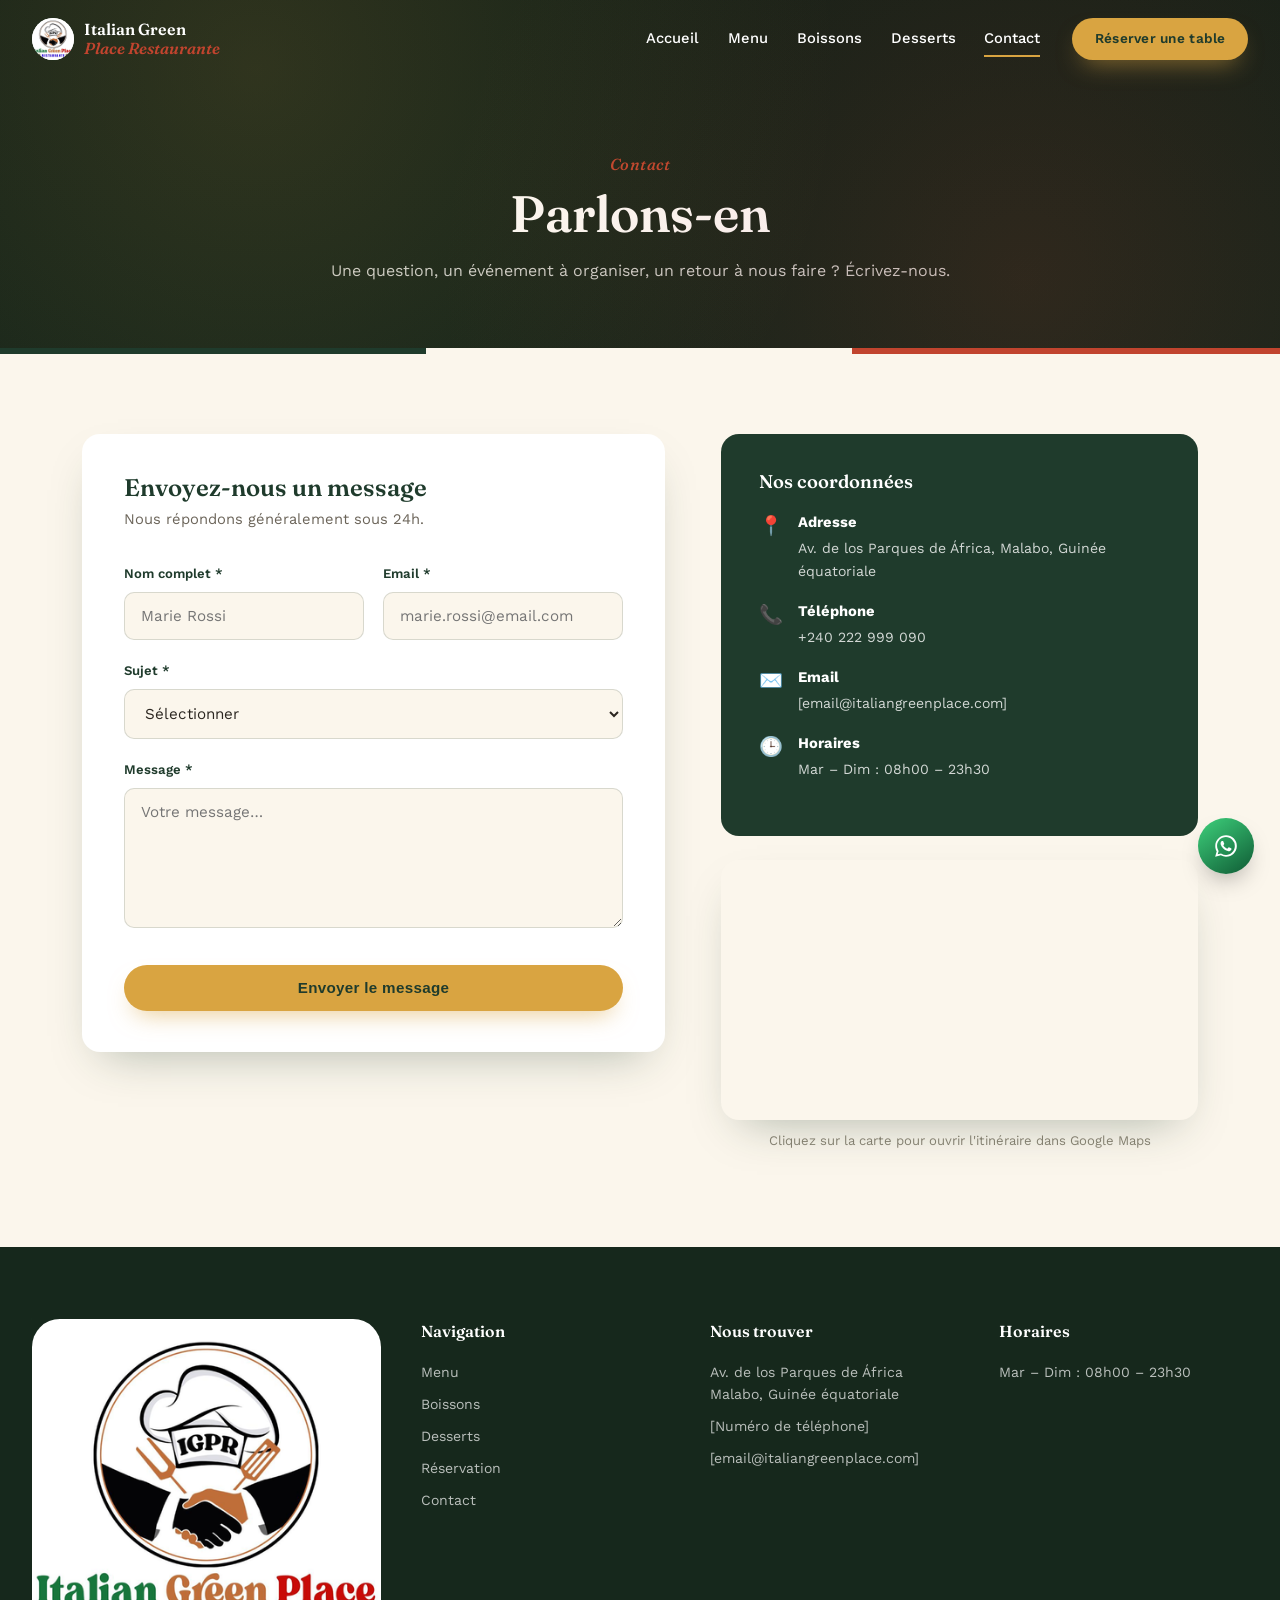
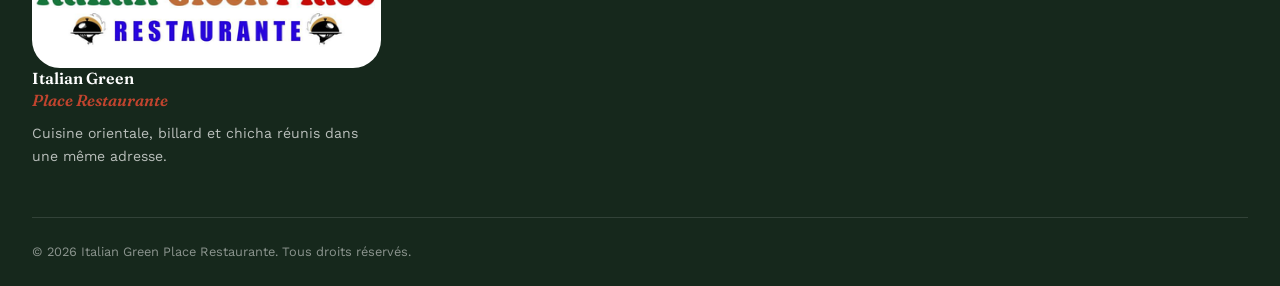
<file: contact.html>
<!DOCTYPE html>
<html lang="fr">
<head>
<link rel="icon" type="image/png" href="img/favicon.png">
<meta charset="UTF-8">
<meta name="viewport" content="width=device-width, initial-scale=1.0">
<title>Contact — Italian Green Place Restaurente</title>
<meta name="description" content="Contactez Italian Green Place Restaurente : adresse, téléphone, horaires et formulaire de contact.">
<link rel="preconnect" href="https://fonts.googleapis.com">
<link rel="preconnect" href="https://fonts.gstatic.com" crossorigin>
<link href="https://fonts.googleapis.com/css2?family=Fraunces:ital,opsz,wght@0,9..144,400;0,9..144,600;0,9..144,700;1,9..144,500;1,9..144,600&family=Work+Sans:wght@300;400;500;600&display=swap" rel="stylesheet">
<link rel="stylesheet" href="style.css">
<link rel="stylesheet" href="forms.css">
</head>
<body>

<header class="site-header scrolled" id="siteHeader">
  <div class="header-inner">
    <a href="index.html" class="logo">
      <span class="logo-mark"><img src="img/logo.png" alt="Italian Green Place"></span>
      <span class="logo-text">Italian Green<br><em>Place Restaurante</em></span>
    </a>

    <nav class="main-nav" id="mainNav">
      <a href="index.html">Accueil</a>
      <a href="menu.html">Menu</a>
      <a href="boissons.html">Boissons</a>
      <a href="desserts.html">Desserts</a>
      <a href="contact.html" class="active">Contact</a>
      <a href="reservation.html" class="mobile-cta">Réserver une table</a>
    </nav>

    <a href="reservation.html" class="btn btn-primary nav-cta">Réserver une table</a>

    <button class="burger" id="burgerBtn" aria-label="Ouvrir le menu">
      <span></span><span></span><span></span>
    </button>
  </div>
</header>

<section class="form-hero" style="background-image:url('https://images.unsplash.com/photo-1517248135467-4c7edcad34c4?q=80&w=1600&auto=format&fit=crop')">
  <div class="form-hero-inner">
    <p class="eyebrow reveal">Contact</p>
    <h1 class="reveal">Parlons-en</h1>
    <p class="reveal form-hero-text">Une question, un événement à organiser, un retour à nous faire ? Écrivez-nous.</p>
  </div>
</section>

<div class="tricolore" aria-hidden="true"></div>

<div class="form-section">
  <!-- ===== FORM CARD ===== -->
  <div class="form-card reveal">
    <div id="formWrapper">
      <h2>Envoyez-nous un message</h2>
      <p class="form-intro">Nous répondons généralement sous 24h.</p>

      <form id="contactForm" novalidate>
        <div class="field-row">
          <div class="field" id="field-name">
            <label for="cName">Nom complet *</label>
            <input type="text" id="cName" name="name" placeholder="Marie Rossi">
            <span class="field-error">Merci d'indiquer votre nom.</span>
          </div>
          <div class="field" id="field-email">
            <label for="cEmail">Email *</label>
            <input type="email" id="cEmail" name="email" placeholder="marie.rossi@email.com">
            <span class="field-error">Merci d'indiquer un email valide.</span>
          </div>
        </div>

        <div class="field" id="field-subject">
          <label for="cSubject">Sujet *</label>
          <select id="cSubject" name="subject">
            <option value="">Sélectionner</option>
            <option>Question générale</option>
            <option>Organisation d'un anniversaire</option>
            <option>Organisation d'un mariage</option>
            <option>Privatisation salle billard / chicha</option>
            <option>Presse / partenariat</option>
            <option>Autre</option>
          </select>
          <span class="field-error">Merci de choisir un sujet.</span>
        </div>

        <div class="field" id="field-message">
          <label for="cMessage">Message *</label>
          <textarea id="cMessage" name="message" placeholder="Votre message…" style="min-height:140px;"></textarea>
          <span class="field-error">Merci d'écrire un message.</span>
        </div>

        <button type="submit" class="btn btn-primary form-submit">Envoyer le message</button>
      </form>
    </div>

    <!-- ===== CONFIRMATION ===== -->
    <div class="confirm-panel" id="confirmPanel">
      <div class="confirm-icon">✓</div>
      <h3>Message envoyé !</h3>
      <p>Merci <span id="confirmName"></span>, votre message a bien été reçu. Notre équipe vous répond très vite.</p>
      <button class="btn btn-ghost" id="newMessageBtn" style="color:var(--forest); border-color:var(--forest);">Envoyer un autre message</button>
    </div>
  </div>

  <!-- ===== SIDE INFO ===== -->
  <div class="reveal-right">
    <div class="info-card">
      <h3>Nos coordonnées</h3>
      <div class="info-row">
        <span class="icon">📍</span>
        <p><strong>Adresse</strong>Av. de los Parques de África, Malabo, Guinée équatoriale</p>
      </div>
      <div class="info-row">
        <span class="icon">📞</span>
        <p><strong>Téléphone</strong> +240 222 999 090</p>
      </div>
      <div class="info-row">
        <span class="icon">✉️</span>
        <p><strong>Email</strong>[email@italiangreenplace.com]</p>
      </div>
      <div class="info-row">
        <span class="icon">🕒</span>
        <p><strong>Horaires</strong>Mar – Dim : 08h00 – 23h30</p>
      </div>

    </div>

    <div class="map-embed" style="position:relative;">
      <iframe src="https://www.google.com/maps?q=The+Green+Place+Restaurante,+Av.+de+los+Parques+de+%C3%81frica,+Malabo,+Guin%C3%A9e+%C3%A9quatoriale&output=embed" loading="lazy" title="Carte de localisation d'Italian Green Place"></iframe>
      <a href="https://www.google.com/maps/dir/?api=1&destination=The+Green+Place+Restaurante,+Av.+de+los+Parques+de+%C3%81frica,+Malabo,+Guin%C3%A9e+%C3%A9quatoriale" target="_blank" rel="noopener" aria-label="Ouvrir l'itinéraire vers Italian Green Place" style="position:absolute; inset:0;"></a>
    </div>
    <p style="text-align:center; font-size:.82rem; color:#8a8474; margin-top:.6rem;">Cliquez sur la carte pour ouvrir l'itinéraire dans Google Maps</p>
  </div>
</div>

<footer class="site-footer">
  <div class="footer-inner">
    <div class="footer-col">
      <a href="index.html" class="logo footer-logo">
        <span class="logo-mark"><img src="img/logo.png" alt="Italian Green Place"></span>
        <span class="logo-text">Italian Green<br><em>Place Restaurante</em></span>
      </a>
      <p>Cuisine orientale, billard et chicha réunis dans une même adresse.</p>
    </div>
    <div class="footer-col">
      <h4>Navigation</h4>
      <a href="menu.html">Menu</a>
      <a href="boissons.html">Boissons</a>
      <a href="desserts.html">Desserts</a>
      <a href="reservation.html">Réservation</a>
      <a href="contact.html">Contact</a>
    </div>
    <div class="footer-col">
      <h4>Nous trouver</h4>
      <p>Av. de los Parques de África<br>Malabo, Guinée équatoriale</p>
      <p>[Numéro de téléphone]</p>
      <p>[email@italiangreenplace.com]</p>
    </div>
    <div class="footer-col">
      <h4>Horaires</h4>
      <p>Mar – Dim : 08h00 – 23h30</p>
    </div>
  </div>
  <div class="footer-bottom">
    <p>&copy; 2026 Italian Green Place Restaurante. Tous droits réservés.</p>
  </div>
</footer>

<script src="script.js"></script>
<script src="contact.js"></script>
</body>
</html>
</file>
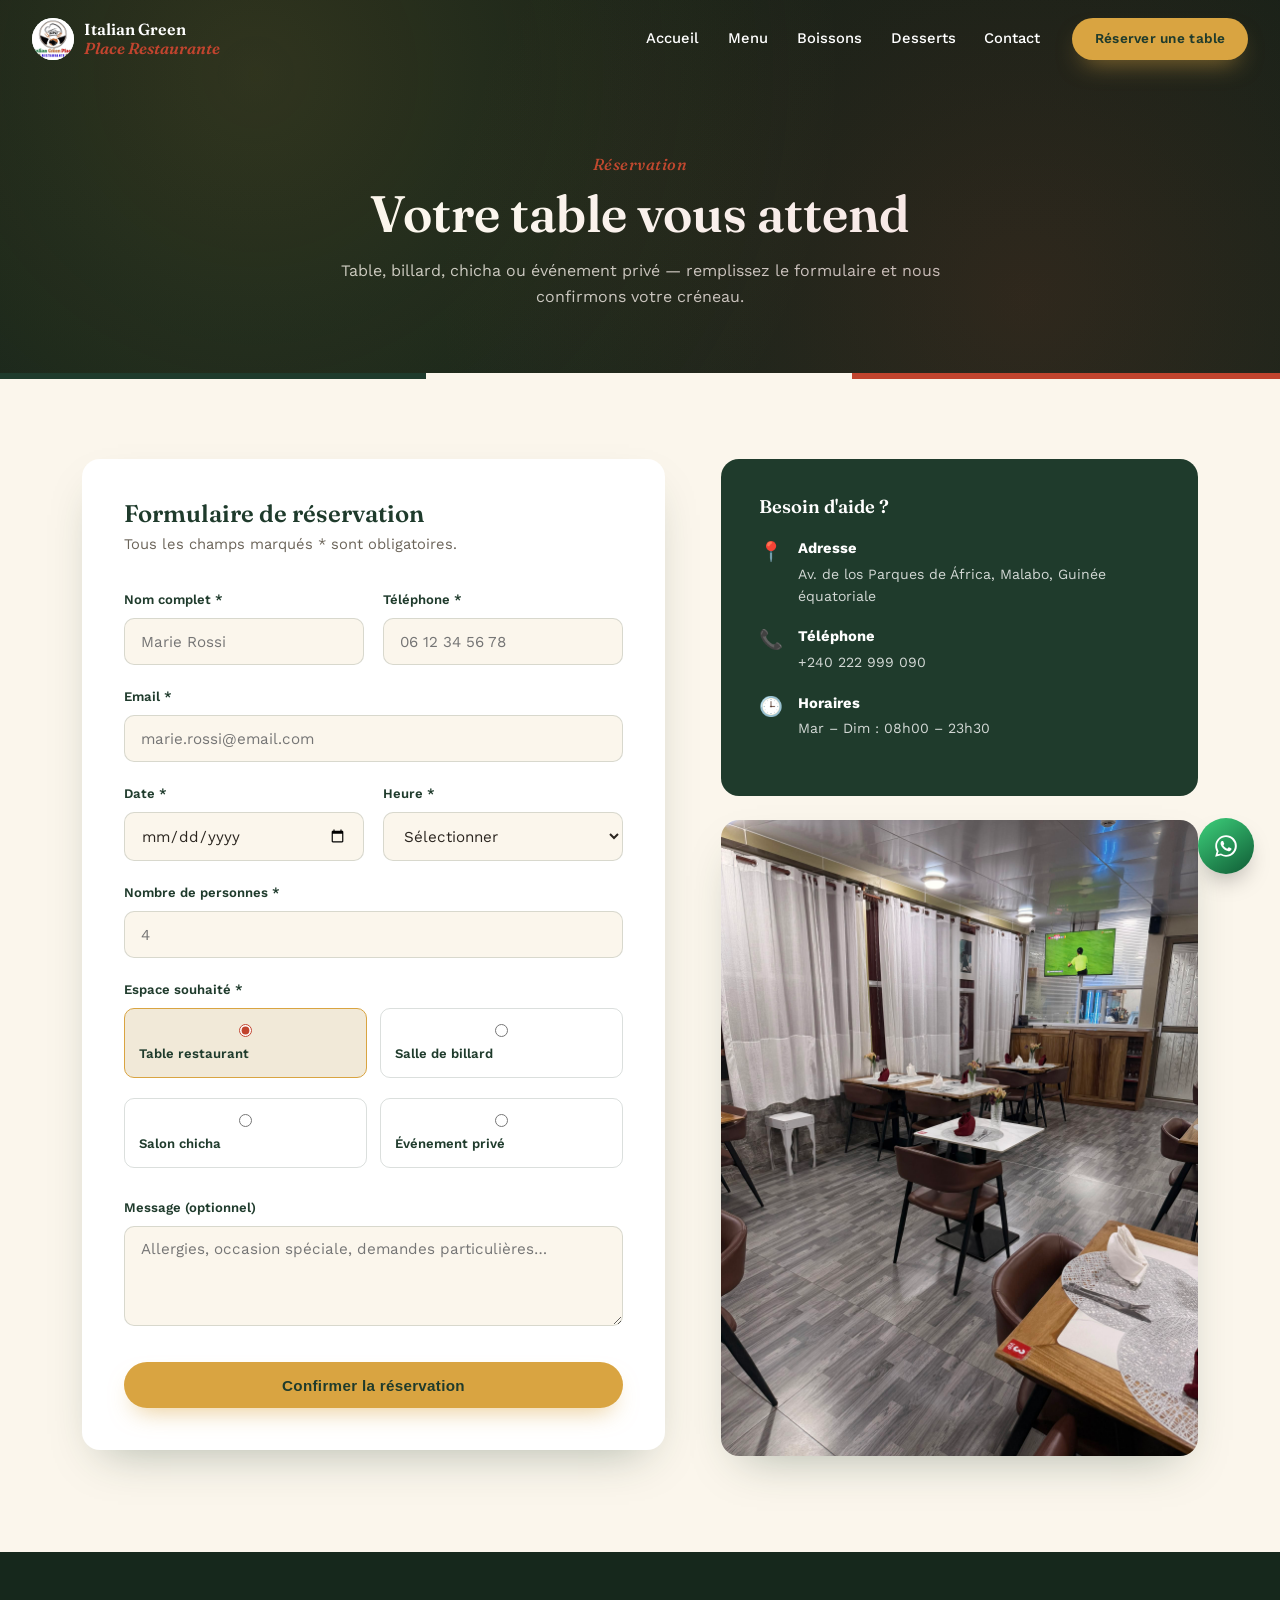
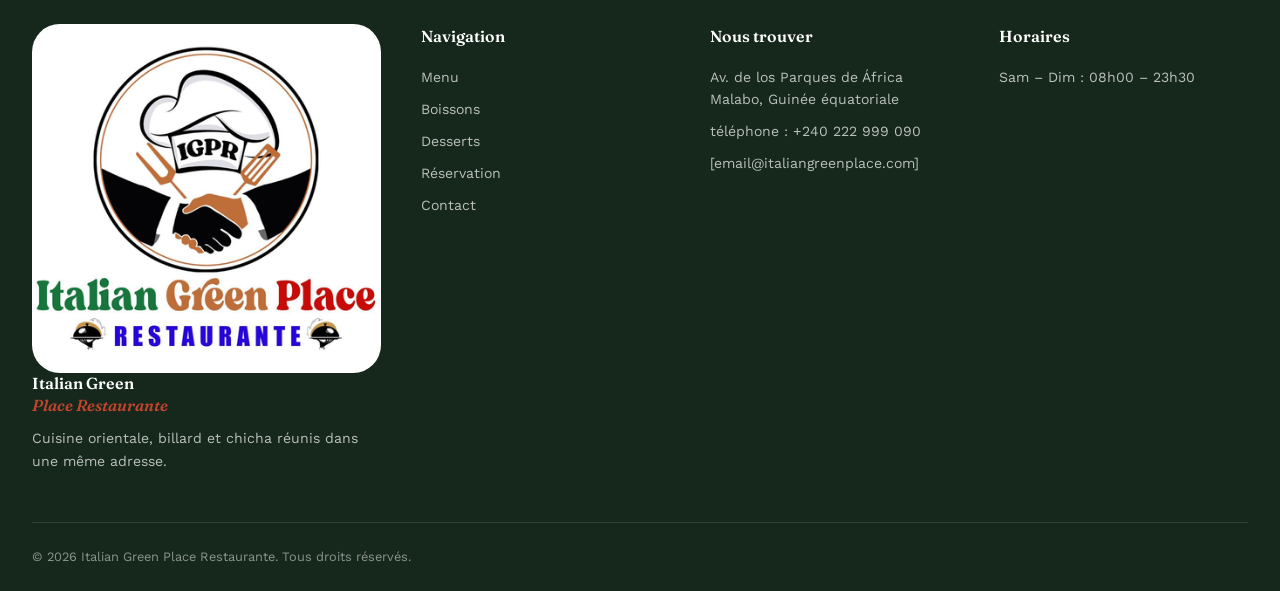
<file: reservation.html>
<!DOCTYPE html>
<html lang="fr">
<head>
<link rel="icon" type="image/png" href="img/favicon.png">
<meta charset="UTF-8">
<meta name="viewport" content="width=device-width, initial-scale=1.0">
<title>Réservation — Italian Green Place Restaurante</title>
<meta name="description" content="Réservez votre table, votre billard ou votre salon chicha chez Italian Green Place.">
<link rel="preconnect" href="https://fonts.googleapis.com">
<link rel="preconnect" href="https://fonts.gstatic.com" crossorigin>
<link href="https://fonts.googleapis.com/css2?family=Fraunces:ital,opsz,wght@0,9..144,400;0,9..144,600;0,9..144,700;1,9..144,500;1,9..144,600&family=Work+Sans:wght@300;400;500;600&display=swap" rel="stylesheet">
<link rel="stylesheet" href="style.css">
<link rel="stylesheet" href="forms.css">
</head>
<body>

<header class="site-header scrolled" id="siteHeader">
  <div class="header-inner">
    <a href="index.html" class="logo">
      <span class="logo-mark"><img src="img/logo.png" alt="Italian Green Place"></span>
      <span class="logo-text">Italian Green<br><em>Place Restaurante</em></span>
    </a>

    <nav class="main-nav" id="mainNav">
      <a href="index.html">Accueil</a>
      <a href="menu.html">Menu</a>
      <a href="boissons.html">Boissons</a>
      <a href="desserts.html">Desserts</a>
      <a href="contact.html">Contact</a>
      <a href="reservation.html" class="mobile-cta">Réserver une table</a>
    </nav>

    <a href="reservation.html" class="btn btn-primary nav-cta">Réserver une table</a>

    <button class="burger" id="burgerBtn" aria-label="Ouvrir le menu">
      <span></span><span></span><span></span>
    </button>
  </div>
</header>

<section class="form-hero" style="background-image:url('https://images.unsplash.com/photo-1517248135467-4c7edcad34c4?q=80&w=1600&auto=format&fit=crop')">
  <div class="form-hero-inner">
    <p class="eyebrow reveal">Réservation</p>
    <h1 class="reveal">Votre table vous attend</h1>
    <p class="reveal form-hero-text">Table, billard, chicha ou événement privé — remplissez le formulaire et nous confirmons votre créneau.</p>
  </div>
</section>

<div class="tricolore" aria-hidden="true"></div>

<div class="form-section">
  <!-- ===== FORM CARD ===== -->
  <div class="form-card reveal">
    <div id="formWrapper">
      <h2>Formulaire de réservation</h2>
      <p class="form-intro">Tous les champs marqués * sont obligatoires.</p>

      <form id="reservationForm" novalidate>
        <div class="field-row">
          <div class="field" id="field-name">
            <label for="resName">Nom complet *</label>
            <input type="text" id="resName" name="name" placeholder="Marie Rossi">
            <span class="field-error">Merci d'indiquer votre nom.</span>
          </div>
          <div class="field" id="field-phone">
            <label for="resPhone">Téléphone *</label>
            <input type="tel" id="resPhone" name="phone" placeholder="06 12 34 56 78">
            <span class="field-error">Merci d'indiquer un numéro valide.</span>
          </div>
        </div>

        <div class="field" id="field-email">
          <label for="resEmail">Email *</label>
          <input type="email" id="resEmail" name="email" placeholder="marie.rossi@email.com">
          <span class="field-error">Merci d'indiquer un email valide.</span>
        </div>

        <div class="field-row">
          <div class="field" id="field-date">
            <label for="resDate">Date *</label>
            <input type="date" id="resDate" name="date">
            <span class="field-error">Merci de choisir une date.</span>
          </div>
          <div class="field" id="field-time">
            <label for="resTime">Heure *</label>
            <select id="resTime" name="time">
              <option value="">Sélectionner</option>
              <option>12:00</option><option>12:30</option><option>13:00</option><option>13:30</option>
              <option>19:00</option><option>19:30</option><option>20:00</option><option>20:30</option>
              <option>21:00</option><option>21:30</option><option>22:00</option>
            </select>
            <span class="field-error">Merci de choisir une heure.</span>
          </div>
        </div>

        <div class="field" id="field-guests">
          <label for="resGuests">Nombre de personnes *</label>
          <input type="number" id="resGuests" name="guests" min="1" max="40" placeholder="4">
          <span class="field-error">Merci d'indiquer le nombre de convives.</span>
        </div>

        <div class="field">
          <label>Espace souhaité *</label>
          <div class="space-options" id="spaceOptions">
            <label class="space-option"><input type="radio" name="space" value="Table restaurant" checked> Table restaurant</label>
            <label class="space-option"><input type="radio" name="space" value="Salle de billard"> Salle de billard</label>
            <label class="space-option"><input type="radio" name="space" value="Salon chicha"> Salon chicha</label>
            <label class="space-option"><input type="radio" name="space" value="Événement privé (anniversaire / mariage)"> Événement privé</label>
          </div>
        </div>

        <div class="field">
          <label for="resMessage">Message (optionnel)</label>
          <textarea id="resMessage" name="message" placeholder="Allergies, occasion spéciale, demandes particulières…"></textarea>
        </div>

        <button type="submit" class="btn btn-primary form-submit">Confirmer la réservation</button>
      </form>
    </div>

    <!-- ===== CONFIRMATION ===== -->
    <div class="confirm-panel" id="confirmPanel">
      <div class="confirm-icon">✓</div>
      <h3>Demande envoyée !</h3>
      <p>Merci <span id="confirmName"></span>, votre demande de réservation a bien été enregistrée. Nous vous confirmons votre table par téléphone ou email sous peu.</p>
      <div class="confirm-summary" id="confirmSummary"></div>
      <button class="btn btn-ghost" id="newReservationBtn" style="color:var(--forest); border-color:var(--forest);">Faire une nouvelle réservation</button>
    </div>
  </div>

  <!-- ===== SIDE INFO ===== -->
  <div class="reveal-right">
    <div class="info-card">
      <h3>Besoin d'aide ?</h3>
      <div class="info-row">
        <span class="icon">📍</span>
        <p><strong>Adresse</strong>Av. de los Parques de África, Malabo, Guinée équatoriale</p>
      </div>
      <div class="info-row">
        <span class="icon">📞</span>
        <p><strong>Téléphone</strong>+240 222 999 090</p>
      </div>
      <div class="info-row">
        <span class="icon">🕒</span>
        <p><strong>Horaires</strong>Mar – Dim : 08h00 – 23h30</p>
      </div>

    </div>
    <img src="resto/reservation.jpg" alt="Salle du restaurant Italian Green Place" style="border-radius:var(--radius); box-shadow:var(--shadow);" loading="lazy">
  </div>
</div>

<footer class="site-footer">
  <div class="footer-inner">
    <div class="footer-col">
      <a href="index.html" class="logo footer-logo">
        <span class="logo-mark"><img src="img/logo.png" alt="Italian Green Place"></span>
        <span class="logo-text">Italian Green<br><em>Place Restaurante</em></span>
      </a>
      <p>Cuisine orientale, billard et chicha réunis dans une même adresse.</p>
    </div>
    <div class="footer-col">
      <h4>Navigation</h4>
      <a href="menu.html">Menu</a>
      <a href="boissons.html">Boissons</a>
      <a href="desserts.html">Desserts</a>
      <a href="reservation.html">Réservation</a>
      <a href="contact.html">Contact</a>
    </div>
    <div class="footer-col">
      <h4>Nous trouver</h4>
      <p>Av. de los Parques de África<br>Malabo, Guinée équatoriale</p>
      <p>téléphone : +240 222 999 090</p>
      <p>[email@italiangreenplace.com]</p>
    </div>
    <div class="footer-col">
      <h4>Horaires</h4>
      <p>Sam – Dim : 08h00 – 23h30</p>
    </div>
  </div>
  <div class="footer-bottom">
    <p>&copy; 2026 Italian Green Place Restaurante. Tous droits réservés.</p>
  </div>
</footer>

<script src="script.js"></script>
<script src="reservation.js"></script>
</body>
</html>
</file>
<file: style.css>
/* ============ TOKENS ============ */
:root{
  --cream:      #FBF6EC;
  --cream-alt:  #F1E9D8;
  --forest:     #1F3B2C;
  --forest-2:   #2E5741;
  --tomato:     #C1442E;
  --gold:       #D9A441;
  --charcoal:   #2B2620;

  --font-display: "Fraunces", serif;
  --font-body: "Work Sans", sans-serif;

  --radius: 18px;
  --shadow: 0 20px 45px -20px rgba(31,59,44,.35);
  --ease: cubic-bezier(.2,.7,.2,1);
}

*{box-sizing:border-box; margin:0; padding:0;}
html{scroll-behavior:smooth;}
body{
  font-family: var(--font-body);
  background: var(--cream);
  color: var(--charcoal);
  line-height: 1.6;
  overflow-x: hidden;
}
img{max-width:100%; display:block;}
a{text-decoration:none; color:inherit;}
h1,h2,h3{font-family: var(--font-display); color: var(--forest); font-weight:600; line-height:1.1;}
.eyebrow{
  font-family: var(--font-display);
  font-style: italic;
  font-weight: 500;
  color: var(--tomato);
  letter-spacing: .03em;
  margin-bottom: .5rem;
}

/* ============ REVEAL ANIMATIONS ============ */
.reveal, .reveal-left, .reveal-right{
  opacity:0;
  transform: translateY(28px);
  transition: opacity .8s var(--ease), transform .8s var(--ease);
}
.reveal-left{ transform: translateX(-40px); }
.reveal-right{ transform: translateX(40px); }
.reveal.is-visible, .reveal-left.is-visible, .reveal-right.is-visible{
  opacity:1; transform: translate(0,0);
}

/* ============ BUTTONS ============ */
.btn{
  display:inline-block;
  padding: .9rem 1.8rem;
  border-radius: 100px;
  font-weight:600;
  font-size:.95rem;
  letter-spacing:.02em;
  transition: transform .35s var(--ease), box-shadow .35s var(--ease), background .35s var(--ease);
}
.btn-primary{
  background: var(--gold);
  color: var(--forest);
  box-shadow: 0 12px 24px -10px rgba(217,164,65,.6);
}
.btn-primary:hover{ transform: translateY(-3px); box-shadow: 0 18px 30px -10px rgba(217,164,65,.75); }
.btn-ghost{
  background: transparent;
  border: 1.5px solid rgba(255,255,255,.75);
  color:#fff;
}
.btn-ghost:hover{ background: rgba(255,255,255,.12); transform: translateY(-3px); }

/* ============ HEADER ============ */
.site-header{
  position: fixed; top:0; left:0; right:0; z-index:100;
  padding: 1.1rem 0;
  transition: padding .35s var(--ease), background .35s var(--ease), box-shadow .35s var(--ease);
}
.site-header.scrolled{
  padding: .55rem 0;
  background: rgba(251,246,236,.9);
  backdrop-filter: blur(10px);
  box-shadow: 0 8px 24px -16px rgba(31,59,44,.5);
}
.header-inner{
  max-width:1280px; margin:0 auto; padding: 0 2rem;
  display:flex; align-items:center; gap:2rem;
}
.logo{ display:flex; align-items:center; gap:.6rem; margin-right:auto; }
.logo-mark{
  width:42px; height:42px; border-radius:50%;
  flex-shrink:0; overflow:hidden;
  background:#fff;
  box-shadow: 0 0 0 1px rgba(31,59,44,.12);
}
.logo-mark img{
  width:100%; height:100%; object-fit:cover; display:block; border-radius: 8%;
}
.site-header:not(.scrolled) .logo-text{ color:#fff; }
.logo-text{
  font-family: var(--font-display); font-weight:600; font-size:1rem; line-height:1.15;
  color: var(--forest);
}
.logo-text em{ color: var(--tomato); font-style:italic; }
.main-nav{ display:flex; gap:1.8rem; }
.main-nav a{
  font-size:.92rem; font-weight:500; position:relative; padding: .3rem 0;
}
.site-header:not(.scrolled) .main-nav a{ color:#fff; }
.main-nav a::after{
  content:''; position:absolute; left:0; bottom:-2px; width:0; height:2px;
  background: var(--gold); transition: width .3s var(--ease);
}
.main-nav a:hover::after, .main-nav a.active::after{ width:100%; }
.mobile-cta{ display:none; }
.nav-cta{ padding:.65rem 1.4rem; font-size:.85rem; }
.burger{ display:none; background:none; border:0; flex-direction:column; gap:5px; cursor:pointer; }
.burger span{ width:24px; height:2px; background:#fff; }
.site-header.scrolled .burger span{ background: var(--forest); }

/* ============ HERO ============ */
.hero{
  position:relative; height:100vh; min-height:640px;
  display:flex; align-items:center;
  overflow:hidden;
}
.hero-slides{ position:absolute; inset:0; }
.hero-slide{
  position:absolute; inset:0;
  background-size:cover; background-position:center;
  opacity:0;
  transform: scale(1.08);
  transition: opacity 1.6s ease, transform 8s linear;
}
.hero-slide.is-active{ opacity:1; transform: scale(1); }
.hero-scrim{
  position:absolute; inset:0;
  background: linear-gradient(180deg, rgba(15,26,19,.55) 0%, rgba(15,26,19,.35) 45%, rgba(15,26,19,.75) 100%);
}
.hero-content{
  position:relative; z-index:2; color:#fff;
  max-width:680px; padding: 6rem 2rem 0; margin: 0 auto 0 8vw;
}
.hero-content h1{ color:#fff; font-size: clamp(2.4rem, 5vw, 4rem); margin-bottom:1.2rem; }
.hero-content h1 em{ color: gold; font-style:italic; }
.hero-text{ font-size:1.05rem; max-width:520px; margin-bottom:2rem; color: rgba(255,255,255,.9); }
.hero-actions{ display:flex; gap:1rem; flex-wrap:wrap; }

.hero-dots{
  position:absolute; bottom:2.4rem; left:50%; transform:translateX(-50%);
  z-index:3; display:flex; gap:.5rem;
}
.hero-dots span{
  width:8px; height:8px; border-radius:50%;
  background: rgba(255,255,255,.4);
  cursor:pointer; transition: background .3s, transform .3s;
}
.hero-dots span.is-active{ background: var(--gold); transform: scale(1.3); }

.scroll-cue{
  display: none;
  position:absolute; bottom:2.4rem; right:2.4rem; z-index:3;
  width:30px; height:48px; border:1.5px solid rgba(255,255,255,.7); border-radius:20px;
}
.scroll-cue span{
  position:absolute; top:8px; left:50%; transform:translateX(-50%);
  width:4px; height:8px; border-radius:2px; background:#fff;
  animation: scrollcue 1.8s infinite;
}
@keyframes scrollcue{
  0%{ opacity:1; top:8px;} 100%{ opacity:0; top:26px;}
}

/* ============ SIGNATURE TRICOLORE DIVIDER ============ */
.tricolore{ height:6px; display:flex; }
.tricolore{ background: linear-gradient(90deg, var(--forest) 0 33.3%, var(--cream) 33.3% 66.6%, var(--tomato) 66.6% 100%); }

/* ============ STORY ============ */
.story{ padding: 7rem 2rem; max-width:1280px; margin:0 auto; }
.story-grid{ display:grid; grid-template-columns: .9fr 1.1fr; gap:4rem; align-items:center; }
.story-media{ position:relative; }
.story-media img{ border-radius: var(--radius); box-shadow: var(--shadow); }
.story-media-badge{
  position:absolute; bottom:-1.5rem; right:-1.5rem;
  background: var(--forest); color:#fff;
  padding:1.2rem 1.5rem; border-radius: 14px;
  font-size:.85rem; box-shadow: var(--shadow);
}
.story-media-badge strong{ color: var(--gold); }
.story-copy h2{ font-size: clamp(1.8rem, 3vw, 2.6rem); margin-bottom:1.2rem; }
.story-copy p{ margin-bottom:1rem; color:#4a453c; }
.story-stats{ display:flex; gap:1.2rem; margin-top:2rem; flex-wrap:nowrap; }
.stat{ flex:1; min-width:0; padding-right:1.2rem; border-right:1px solid rgba(107,100,89,.2); }
.stat:last-child{ border-right:none; padding-right:0; }
.stat-num{ display:block; font-family:var(--font-display); font-size:2.6rem; color: var(--tomato); font-weight:600; line-height:1; margin-bottom:.3rem; }
.stat-label{ font-size:.95rem; color:#6b6459; line-height:1.3; }

/* ============ FEATURES ============ */
.features{ background: var(--forest); padding: 4.5rem 2rem; }
.features-inner{
  max-width:1280px; margin:0 auto;
  display:grid; grid-template-columns: repeat(4, 1fr); gap:2rem;
}
.feature-card{ color:#fff; text-align:center; padding: 1.5rem; }
.feature-icon{ font-size:2.2rem; margin-bottom:.8rem; }
.feature-card h3{ color:#fff; font-size:1.1rem; margin-bottom:.5rem; }
.feature-card p{ font-size:.88rem; color: rgba(255,255,255,.75); }

/* ============ SECTION HEAD ============ */
.section-head{ text-align:center; max-width:640px; margin: 0 auto 3rem; }
.section-head h2{ font-size: clamp(1.8rem, 3vw, 2.5rem); }
.section-sub{ color:#6b6459; margin-top:.6rem; font-size:.95rem; }

/* ============ GALLERY ============ */
.gallery{ padding: 6.5rem 2rem; max-width:1280px; margin:0 auto; }
.gallery-grid{
  display:grid;
  grid-template-columns: repeat(4, 1fr);
  grid-auto-rows: 190px;
  gap: 1rem;
}
.g-item{
  width:100%; height:100%; object-fit:cover; border-radius: 14px; cursor:pointer;
  transition: transform .5s var(--ease), filter .5s var(--ease);
}
.g-item:hover{ transform: scale(1.03); filter:brightness(1.05); }
.gallery-grid img:nth-child(1){ grid-column: span 2; grid-row: span 2; }
.gallery-grid img:nth-child(4){ grid-row: span 2; }
.gallery-grid img:nth-child(6){ grid-column: span 2; }

.lightbox{
  position:fixed; inset:0; z-index:200;
  background: rgba(15,20,17,.92);
  display:flex; align-items:center; justify-content:center;
  opacity:0; pointer-events:none;
  transition: opacity .4s var(--ease);
  padding: 3rem;
}
.lightbox.is-open{ opacity:1; pointer-events:auto; }
.lightbox img{
  max-width: 90vw; max-height: 85vh; border-radius:12px;
  transform: scale(.94); transition: transform .4s var(--ease);
  box-shadow: 0 30px 60px -20px rgba(0,0,0,.6);
}
.lightbox.is-open img{ transform: scale(1); }
.lightbox-close{
  position:absolute; top:2rem; right:2.5rem;
  background:none; border:0; color:#fff; font-size:2.4rem; cursor:pointer; line-height:1;
}

/* ============ ACTIVITIES / TICKETS ============ */
.activities{ background: var(--cream-alt); padding: 6.5rem 2rem; }
.ticket-grid{
  max-width:1280px; margin:0 auto;
  display:grid; grid-template-columns: repeat(3, 1fr); gap:2rem;
}
.ticket{
  background:#fff; border-radius: var(--radius); overflow:hidden;
  box-shadow: var(--shadow);
  position:relative;
  transition: transform .45s var(--ease);
}
.ticket:hover{ transform: translateY(-8px); }
.ticket-img{ height:190px; background-size:cover; background-position:center; }
.ticket-body{ padding: 1.8rem; position:relative; }
.ticket-body::before{
  content:''; position:absolute; top:-12px; left:0; right:0; height:24px;
  background-image: radial-gradient(circle 6px, var(--cream-alt) 6px, transparent 7px);
  background-size: 24px 24px; background-position: 0 0;
  background-repeat: repeat-x;
}
.ticket-eyebrow{
  font-size:.72rem; text-transform:uppercase; letter-spacing:.12em;
  color: var(--gold); font-weight:600; margin-bottom:.4rem;
}
.ticket-body h3{ font-size:1.3rem; margin-bottom:.6rem; }
.ticket-body p{ font-size:.9rem; color:#5b564c; margin-bottom:1.1rem; }
.ticket-link{ font-weight:600; color: var(--tomato); font-size:.9rem; }
.ticket-link:hover{ text-decoration: underline; }

/* ============ CTA BAND ============ */
.cta-band{ background: var(--forest); padding: 3.6rem 2rem; }
.cta-band-inner{
  max-width:1100px; margin:0 auto;
  display:flex; align-items:center; justify-content:space-between; gap:2rem; flex-wrap:wrap;
}
.cta-band h2{ color:#fff; font-size: clamp(1.5rem, 2.5vw, 2.1rem); }
.cta-band .eyebrow{ color: var(--gold); }

/* ============ FOOTER ============ */
.site-footer{ background: #16281c; color: rgba(255,255,255,.8); padding: 4.5rem 2rem 1.5rem; }
.footer-inner{
  max-width:1280px; margin:0 auto;
  display:grid; grid-template-columns: 1.4fr 1fr 1fr 1fr; gap:2.5rem;
}
.footer-logo .logo-text{ color:#fff; }
.footer-col h4{ color:#fff; font-family: var(--font-display); margin-bottom:1rem; font-weight:600; }
.footer-col p, .footer-col a{ display:block; font-size:.88rem; margin-bottom:.6rem; color: rgba(255,255,255,.7); }
.footer-col a:hover{ color: var(--gold); }
.footer-bottom{
  max-width:1280px; margin: 2.5rem auto 0; padding-top:1.5rem;
  border-top: 1px solid rgba(255,255,255,.12);
  font-size:.8rem; color: rgba(255,255,255,.5);
}

/* ============ FLOATING ACTION BUTTONS (WhatsApp / Gmail) ============ */
.floating-actions{
  position: fixed;
  bottom: 1.6rem;
  right: 1.6rem;
  z-index: 150;
  display:flex;
  flex-direction: column;
  gap: .9rem;
}
.fab{
  width:56px; height:56px; border-radius:50%;
  display:flex; align-items:center; justify-content:center;
  box-shadow: 0 12px 26px -10px rgba(0,0,0,.4);
  transition: transform .35s var(--ease), box-shadow .35s var(--ease);
}
.fab:hover{ transform: translateY(-4px) scale(1.06); box-shadow: 0 18px 32px -10px rgba(0,0,0,.5); }
.fab svg{ width:26px; height:26px; fill:#fff; }
.fab-whatsapp{
  background: linear-gradient(145deg, #3ED17C 0%, #0F5A34 100%);
}
.fab-gmail{
  background: linear-gradient(145deg, #EA5A4A 0%, #7A1F16 100%);
}
@media (max-width: 560px){
  .floating-actions{ bottom: 1.1rem; right: 1.1rem; gap:.7rem; }
  .fab{ width:48px; height:48px; }
  .fab svg{ width:22px; height:22px; }
}

/* ============ RESPONSIVE ============ */
@media (max-width: 980px){
  .main-nav{
    display:flex; flex-direction:column; gap:0;
    position:fixed; top:0; right:0; height:100vh; width:min(78vw, 320px);
    background: var(--cream); box-shadow: -20px 0 40px -20px rgba(0,0,0,.3);
    padding: 6.5rem 2rem 2rem;
    transform: translateX(100%);
    transition: transform .45s var(--ease);
    z-index: 99;
  }
  .main-nav.is-open{ transform: translateX(0); }
  .main-nav a{ color: var(--forest) !important; padding: .9rem 0; border-bottom:1px solid rgba(31,59,44,.08); }
  .mobile-cta{
    display:block !important; text-align:center; margin-top:1.4rem;
    background: var(--gold); color: var(--forest) !important; font-weight:700;
    padding: .9rem !important; border-radius:100px; border-bottom:0 !important;
  }
  .nav-cta{ display:none; }
  .burger{ display:flex; z-index:101; }
  .burger.is-open span{ background: var(--forest); }
  .story-grid{ grid-template-columns:1fr; }
  .features-inner{ grid-template-columns: repeat(2,1fr); }
  .ticket-grid{ grid-template-columns:1fr; }
  .gallery-grid{ grid-template-columns: repeat(2,1fr); }
  .footer-inner{ grid-template-columns: 1fr 1fr; }
}
@media (max-width: 560px){
  .hero-content{ margin: 0 auto; text-align:center; padding: 7rem 1.4rem 0; }
  .hero-actions{ justify-content:center; }
  .features-inner{ grid-template-columns: 1fr; }
  .footer-inner{ grid-template-columns: 1fr; }
  .story-stats{ gap:.6rem; }
  .stat{ padding-right:.6rem; }
  .stat-num{ font-size:1.15rem; margin-bottom:.15rem; }
  .stat-label{ font-size:.62rem; line-height:1.15; }
}

@media (prefers-reduced-motion: reduce){
  *{ animation-duration:.01ms !important; transition-duration:.01ms !important; }
}
</file>
<file: forms.css>
/* ============ FORM PAGE HERO (photo banner) ============ */
.form-hero{
  background: var(--forest);
  background-size: cover;
  background-position: center;
  padding: 9.5rem 2rem 4rem;
  text-align:center;
  position: relative;
  overflow:hidden;
}
.form-hero::before{
  content:'';
  position:absolute; inset:0;
  background: linear-gradient(180deg, rgba(15,26,19,.82) 0%, rgba(15,26,19,.72) 100%);
}
.form-hero::after{
  content:'';
  position:absolute; inset:0;
  background: radial-gradient(circle at 20% 20%, rgba(217,164,65,.15), transparent 55%),
              radial-gradient(circle at 80% 80%, rgba(193,68,46,.16), transparent 55%);
}
.form-hero-inner{ position:relative; max-width:620px; margin:0 auto; }
.form-hero h1{ color:#fff; font-size: clamp(2.2rem, 4vw, 3.2rem); margin-bottom:1rem; }
.form-hero-text{ color: rgba(255,255,255,.78); font-size:1rem; }

/* ============ LAYOUT ============ */
.form-section{
  max-width: 1180px; margin: 0 auto; padding: 5rem 2rem 6rem;
  display:grid; grid-template-columns: 1.1fr .9fr; gap: 3.5rem; align-items:flex-start;
}

/* ============ FORM CARD ============ */
.form-card{
  background:#fff; border-radius: var(--radius); box-shadow: var(--shadow);
  padding: 2.6rem;
}
.form-card h2{ font-size:1.5rem; margin-bottom:.4rem; }
.form-card .form-intro{ color:#6b6459; font-size:.92rem; margin-bottom:2rem; }

.field-row{ display:grid; grid-template-columns: 1fr 1fr; gap:1.2rem; }
.field{ margin-bottom:1.3rem; }
.field label{
  display:block; font-size:.82rem; font-weight:600; color: var(--forest);
  margin-bottom:.5rem;
}
.field input, .field select, .field textarea{
  width:100%; font-family: var(--font-body); font-size:.95rem;
  padding: .85rem 1rem; border-radius: 10px;
  border: 1.5px solid rgba(31,59,44,.16);
  background: var(--cream);
  color: var(--charcoal);
  transition: border-color .3s var(--ease), box-shadow .3s var(--ease);
}
.field input:focus, .field select:focus, .field textarea:focus{
  outline:none; border-color: var(--gold);
  box-shadow: 0 0 0 4px rgba(217,164,65,.18);
}
.field textarea{ resize: vertical; min-height: 100px; }
.field-error{
  display:none; color: var(--tomato); font-size:.78rem; margin-top:.4rem;
}
.field.has-error input, .field.has-error select, .field.has-error textarea{
  border-color: var(--tomato);
}
.field.has-error .field-error{ display:block; }

.space-options{ display:grid; grid-template-columns: repeat(2, 1fr); gap: .8rem; margin-bottom:1.3rem; }
.space-option{
  display:flex; align-items:center; gap:.6rem;
  border: 1.5px solid rgba(31,59,44,.16); border-radius: 10px;
  padding: .8rem .9rem; cursor:pointer; font-size:.88rem;
  transition: border-color .3s var(--ease), background .3s var(--ease);
}
.space-option:has(input:checked){ border-color: var(--gold); background: var(--cream-alt); }
.space-option input{ accent-color: var(--tomato); }

.form-submit{ width:100%; border:0; cursor:pointer; margin-top:.5rem; }

/* ============ CONFIRMATION PANEL ============ */
.confirm-panel{
  display:none;
  text-align:center; padding: 2rem 0;
}
.confirm-panel.is-visible{ display:block; }
.confirm-icon{
  width:64px; height:64px; border-radius:50%;
  background: var(--forest); color: var(--gold);
  display:flex; align-items:center; justify-content:center;
  font-size:1.8rem; margin: 0 auto 1.2rem;
}
.confirm-panel h3{ font-size:1.3rem; margin-bottom:.6rem; }
.confirm-panel p{ color:#6b6459; font-size:.92rem; margin-bottom:1.5rem; }
.confirm-summary{
  background: var(--cream-alt); border-radius: 12px; padding: 1.2rem 1.4rem;
  text-align:left; font-size:.88rem; margin-bottom:1.5rem;
}
.confirm-summary div{ display:flex; justify-content:space-between; padding:.35rem 0; border-bottom:1px dashed rgba(31,59,44,.14); }
.confirm-summary div:last-child{ border-bottom:0; }
.confirm-summary span:first-child{ color:#6b6459; }
.confirm-summary span:last-child{ font-weight:600; color: var(--forest); }

/* ============ SIDE INFO ============ */
.info-card{
  background: var(--forest); color:#fff;
  border-radius: var(--radius); padding: 2.4rem;
  margin-bottom: 1.5rem;
}
.info-card h3{ color:#fff; font-size:1.15rem; margin-bottom:1.2rem; }
.info-row{ display:flex; gap:.9rem; margin-bottom:1.1rem; align-items:flex-start; }
.info-row .icon{ font-size:1.2rem; flex-shrink:0; }
.info-row p{ font-size:.88rem; color: rgba(255,255,255,.8); }
.info-row strong{ display:block; color:#fff; font-size:.92rem; margin-bottom:.15rem; }

.map-embed{
  border-radius: var(--radius); overflow:hidden; box-shadow: var(--shadow);
  height: 260px;
}
.map-embed iframe{ width:100%; height:100%; border:0; }

.social-row{ display:flex; gap:.7rem; margin-top:1.4rem; }
.social-row a{
  width:38px; height:38px; border-radius:50%;
  background: rgba(255,255,255,.12);
  display:flex; align-items:center; justify-content:center;
  font-size:1rem; transition: background .3s var(--ease), transform .3s var(--ease);
}
.social-row a:hover{ background: var(--gold); color: var(--forest); transform: translateY(-3px); }

/* ============ RESPONSIVE ============ */
@media (max-width: 980px){
  .form-section{ grid-template-columns: 1fr; }
  .field-row{ grid-template-columns: 1fr; }
  .space-options{ grid-template-columns: 1fr; }
}
</file>
